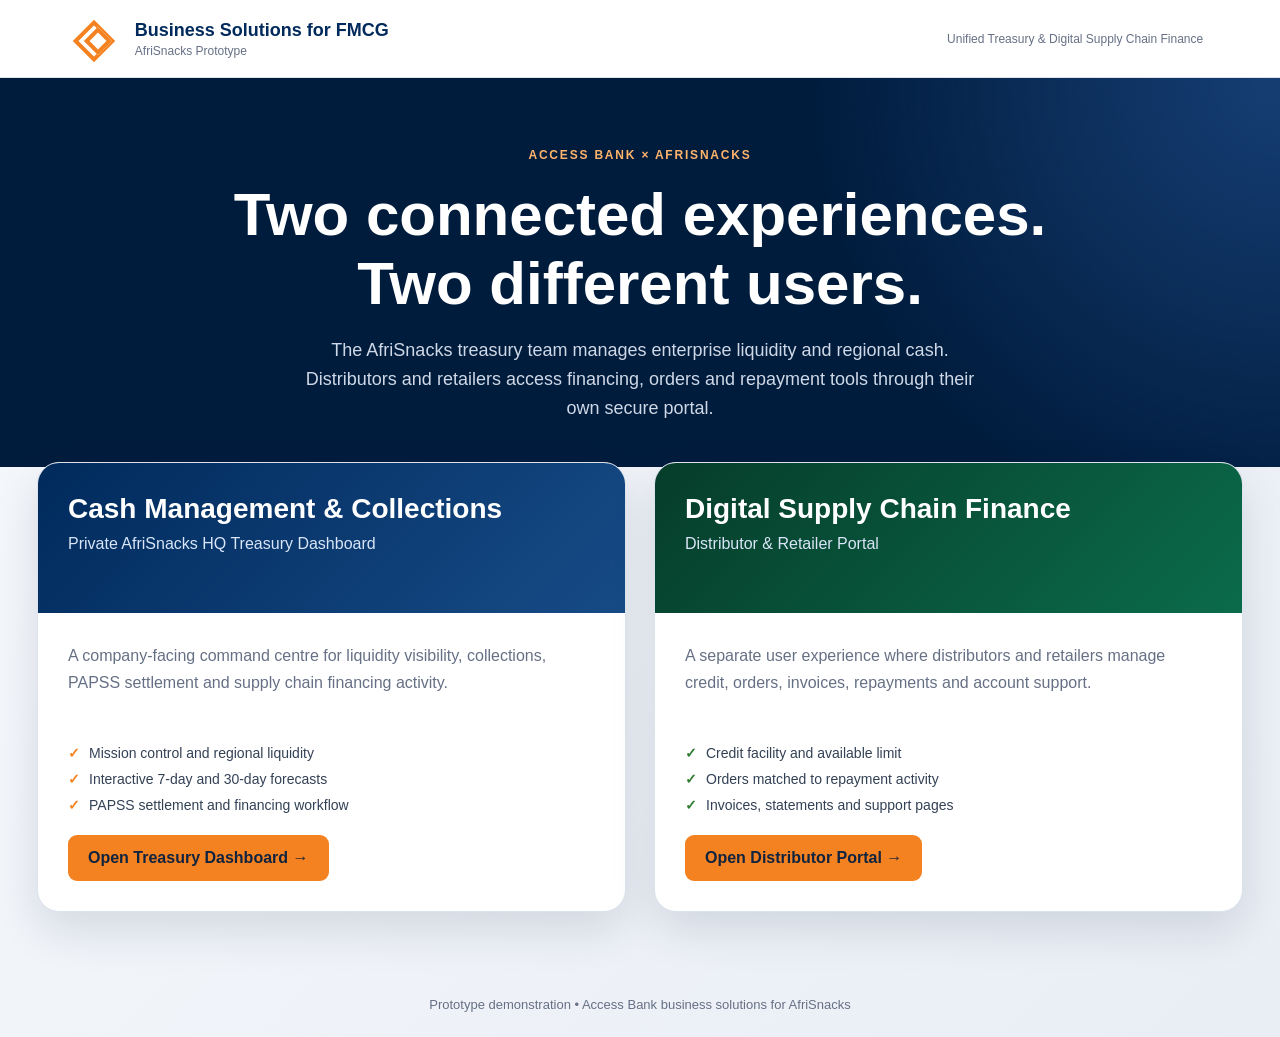
<file: index.html>
<!DOCTYPE html>
<html lang="en">
<head>
<meta charset="UTF-8">
<meta name="viewport" content="width=device-width,initial-scale=1.0">
<title>Access Bank Business Solutions | AfriSnacks</title>
<style>
:root{--navy:#002A5C;--navy2:#001C3D;--orange:#F58220;--light:#F5F7FA;--ink:#10233F;--green:#2E7D32;--white:#fff;--line:#DCE3EC}
*{box-sizing:border-box;margin:0}body{font-family:Arial,Helvetica,sans-serif;background:linear-gradient(135deg,#f7f9fc,#e9eef5);color:var(--ink)}
header{height:78px;background:white;border-bottom:1px solid var(--line);display:flex;align-items:center;justify-content:space-between;padding:0 6%;position:sticky;top:0;z-index:5}
.brand{display:flex;align-items:center;gap:14px}.access-mark{width:44px;height:32px;position:relative}.access-mark:before,.access-mark:after{content:"";position:absolute;transform:rotate(45deg);border:4px solid var(--orange)}.access-mark:before{width:22px;height:22px;left:2px;top:3px}.access-mark:after{width:12px;height:12px;left:11px;top:8px;background:white}
.brand strong{font-size:18px;color:var(--navy)}.brand span{font-size:12px;color:#667085;display:block;margin-top:3px}
.hero{padding:70px 7% 45px;text-align:center;background:radial-gradient(circle at top right,#163e74 0,transparent 35%),var(--navy2);color:white}.eyebrow{color:#FFB36B;font-size:12px;font-weight:bold;letter-spacing:1.8px}.hero h1{font-size:clamp(34px,6vw,60px);margin:18px auto;max-width:900px}.hero p{max-width:700px;margin:auto;color:#CFD8E6;font-size:18px;line-height:1.6}
.solutions{max-width:1250px;margin:-5px auto 60px;padding:0 22px;display:grid;grid-template-columns:1fr 1fr;gap:28px}.solution{background:white;border:1px solid var(--line);border-radius:22px;overflow:hidden;box-shadow:0 18px 45px rgba(0,28,61,.12)}.solution-top{height:150px;padding:30px;color:white;background:linear-gradient(135deg,var(--navy),#174b86)}.solution-top.distributor{background:linear-gradient(135deg,#063D2B,#0B6B4B)}.solution h2{font-size:28px}.solution-top p{margin-top:10px;color:#D9E6F7}.solution-body{padding:30px}.solution-body p{color:#667085;line-height:1.65;min-height:80px}.features{margin:22px 0;display:grid;gap:10px;color:#334155;font-size:14px}.features div:before{content:"✓";color:var(--orange);font-weight:bold;margin-right:9px}.solution-top.distributor~.solution-body .features div:before{color:#2E7D32}.btn{display:inline-block;background:var(--orange);color:#10233F;text-decoration:none;padding:14px 20px;border-radius:9px;font-weight:bold}.footer{text-align:center;padding:25px;color:#667085;font-size:13px}
@media(max-width:760px){header{padding:0 20px}.brand strong{font-size:15px}.hero{padding:55px 22px 38px}.solutions{grid-template-columns:1fr;margin:0 auto 40px;padding:22px}.solution-body p{min-height:0}}
</style>
</head>
<body>
<header>
  <div class="brand"><div class="access-mark" aria-label="Access Bank mark"></div><div><strong>Business Solutions for FMCG</strong><span>AfriSnacks Prototype</span></div></div>
  <div style="font-size:12px;color:#667085">Unified Treasury & Digital Supply Chain Finance</div>
</header>
<section class="hero">
  <div class="eyebrow">ACCESS BANK × AFRISNACKS</div>
  <h1>Two connected experiences. Two different users.</h1>
  <p>The AfriSnacks treasury team manages enterprise liquidity and regional cash. Distributors and retailers access financing, orders and repayment tools through their own secure portal.</p>
</section>
<main class="solutions">
  <article class="solution">
    <div class="solution-top"><h2>Cash Management & Collections</h2><p>Private AfriSnacks HQ Treasury Dashboard</p></div>
    <div class="solution-body"><p>A company-facing command centre for liquidity visibility, collections, PAPSS settlement and supply chain financing activity.</p>
      <div class="features"><div>Mission control and regional liquidity</div><div>Interactive 7-day and 30-day forecasts</div><div>PAPSS settlement and financing workflow</div></div>
      <a class="btn" href="treasury.html">Open Treasury Dashboard →</a>
    </div>
  </article>
  <article class="solution">
    <div class="solution-top distributor"><h2>Digital Supply Chain Finance</h2><p>Distributor & Retailer Portal</p></div>
    <div class="solution-body"><p>A separate user experience where distributors and retailers manage credit, orders, invoices, repayments and account support.</p>
      <div class="features"><div>Credit facility and available limit</div><div>Orders matched to repayment activity</div><div>Invoices, statements and support pages</div></div>
      <a class="btn" href="distributor.html">Open Distributor Portal →</a>
    </div>
  </article>
</main>
<div class="footer">Prototype demonstration • Access Bank business solutions for AfriSnacks</div>
</body></html>
</file>
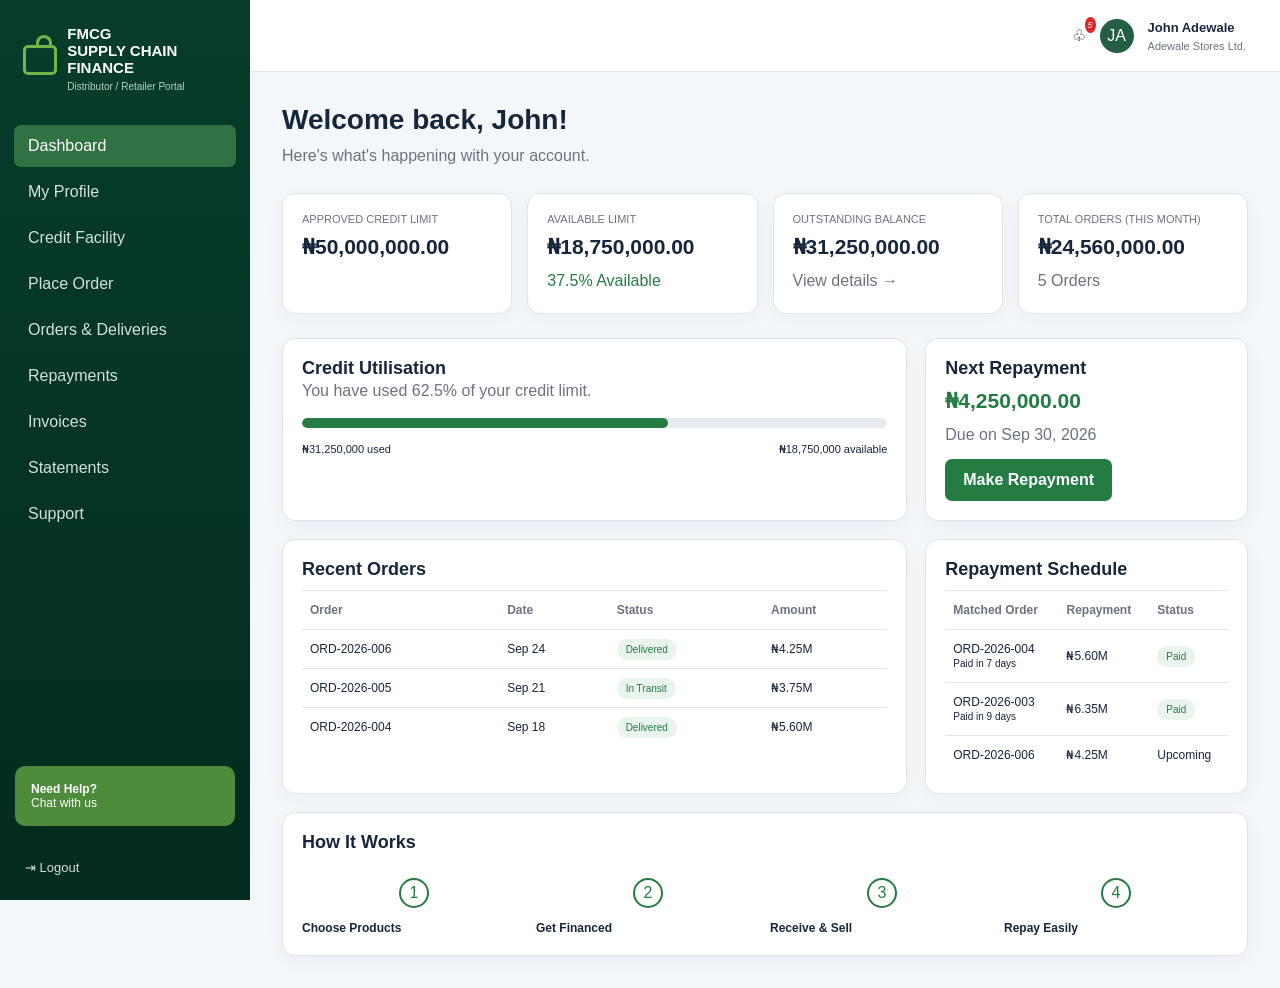
<file: distributor.html>
<!DOCTYPE html>
<html lang="en"><head><meta charset="UTF-8"><meta name="viewport" content="width=device-width,initial-scale=1.0"><title>AfriSnacks Supply Chain Finance Portal</title>
<style>
:root{--navy:#002A5C;--deep:#001C3D;--green:#247C42;--orange:#F58220;--bg:#F4F7FA;--ink:#16263B;--muted:#6B7280;--line:#DDE4EC;--white:#fff}*{box-sizing:border-box;margin:0;padding:0}body{font-family:Arial,Helvetica,sans-serif;background:var(--bg);color:var(--ink)}button{font:inherit}.side{width:250px;background:linear-gradient(180deg,#073D2A,#032B1E);height:100vh;position:fixed;padding:25px 14px;color:white}.logo{display:flex;gap:10px;align-items:center;margin:0 9px 30px}.logo-mark{width:38px;height:30px;border:3px solid #70B64B;border-radius:5px;position:relative}.logo-mark:before{content:"";position:absolute;width:10px;height:10px;border:3px solid #70B64B;border-bottom:0;border-radius:10px 10px 0 0;left:10px;top:-13px}.logo h2{font-size:15px}.logo p{font-size:10px;color:#B7D2C5;margin-top:3px}.nav{border:0;background:transparent;color:#D3E1DB;width:100%;padding:12px 14px;text-align:left;border-radius:7px;margin-bottom:4px;cursor:pointer}.nav:hover,.nav.active{background:#317243;color:white}.help{position:absolute;bottom:74px;left:15px;right:15px;background:#4E8B3A;padding:16px;border-radius:10px;font-size:12px}.logout{position:absolute;bottom:25px;left:25px;color:#D3E1DB;font-size:13px;cursor:pointer}.main{margin-left:250px;min-height:100vh}.top{height:72px;background:white;border-bottom:1px solid var(--line);display:flex;align-items:center;justify-content:space-between;padding:0 34px}.bell{position:relative}.bell i{position:absolute;background:#D92626;color:white;border-radius:50%;font-size:9px;padding:3px;top:-9px;right:-10px}.profile{display:flex;gap:14px;align-items:center}.person{width:34px;height:34px;border-radius:50%;background:#245F43;color:white;display:grid;place-items:center}.content{padding:32px;max-width:1550px}h1{font-size:28px;margin-bottom:8px}h2{font-size:18px}h3{font-size:15px}p{color:var(--muted);line-height:1.55}.cards{display:grid;grid-template-columns:repeat(4,1fr);gap:15px;margin:24px 0}.card{background:white;border:1px solid var(--line);border-radius:13px;padding:19px;box-shadow:0 6px 20px rgba(16,38,61,.04)}.label{font-size:11px;color:var(--muted);text-transform:uppercase}.value{font-size:21px;font-weight:bold;margin:10px 0}.green{color:var(--green)}.orange{color:var(--orange)}.grid{display:grid;grid-template-columns:1.55fr .8fr;gap:18px;margin-top:18px}.progress{height:10px;background:#E7EBEF;border-radius:9px;overflow:hidden;margin:15px 0}.progress span{display:block;height:100%;background:var(--green);border-radius:9px}.table{width:100%;border-collapse:collapse;margin-top:10px}.table th,.table td{padding:12px 8px;border-top:1px solid var(--line);font-size:12px;text-align:left}.table th{color:var(--muted)}.badge{padding:5px 9px;border-radius:20px;background:#E8F4EC;color:var(--green);font-size:10px}.btn{border:0;background:var(--green);color:white;padding:12px 18px;border-radius:7px;font-weight:bold;cursor:pointer}.btn.orangebtn{background:var(--orange);color:#13283B}.pagehead{display:flex;justify-content:space-between;align-items:center;margin-bottom:20px}.timeline{display:grid;grid-template-columns:repeat(4,1fr);gap:10px;margin-top:25px}.timeline .card{text-align:center}.num{width:30px;height:30px;border-radius:50%;border:2px solid var(--green);display:grid;place-items:center;color:var(--green);margin:0 auto 10px}.formgrid{display:grid;grid-template-columns:1fr 1fr;gap:15px;margin-top:20px}input,select{width:100%;padding:12px;border:1px solid var(--line);border-radius:7px;background:white}.empty{padding:40px;text-align:center}.menu{display:none}
@media(max-width:950px){.side{transform:translateX(-100%);transition:.25s;z-index:10}.side.open{transform:translateX(0)}.main{margin-left:0}.menu{display:block;border:1px solid var(--line);background:white;padding:8px;border-radius:6px}.cards{grid-template-columns:repeat(2,1fr)}.grid{grid-template-columns:1fr}.help{display:none}}
@media(max-width:600px){.top{padding:0 16px}.content{padding:20px 14px}.cards,.formgrid{grid-template-columns:1fr}.pagehead{gap:10px;align-items:flex-start}.pagehead h1{font-size:24px}.profile span{display:none}.timeline{grid-template-columns:1fr 1fr}.table{font-size:11px}}
</style></head><body><div id="app"></div>
<script>
const app=document.getElementById('app');const pages={dashboard:'Dashboard',profile:'My Profile',credit:'Credit Facility',order:'Place Order',orders:'Orders & Deliveries',repayments:'Repayments',invoices:'Invoices',statements:'Statements',support:'Support'};let current='dashboard';
function layout(content){app.innerHTML=`<aside class="side" id="side"><div class="logo"><div class="logo-mark"></div><div><h2>FMCG<br>SUPPLY CHAIN FINANCE</h2><p>Distributor / Retailer Portal</p></div></div>${Object.entries(pages).map(([k,v])=>`<button class="nav ${current===k?'active':''}" onclick="go('${k}')">${v}</button>`).join('')}<div class="help"><b>Need Help?</b><br><span>Chat with us</span></div><div class="logout" onclick="alert('Prototype logout action')">⇥ Logout</div></aside><main class="main"><header class="top"><button class="menu" onclick="document.getElementById('side').classList.toggle('open')">☰</button><div style="margin-left:auto" class="profile"><div class="bell">♧<i>5</i></div><div class="person">JA</div><div><b style="font-size:13px">John Adewale</b><br><span style="font-size:11px;color:var(--muted)">Adewale Stores Ltd.</span></div></div></header><section class="content">${content}</section></main>`}
function go(p){current=p;render();window.scrollTo({top:0,behavior:'smooth'})}
function dashboard(){layout(`<h1>Welcome back, John!</h1><p>Here's what's happening with your account.</p><div class="cards">${[['APPROVED CREDIT LIMIT','₦50,000,000.00',''],['AVAILABLE LIMIT','₦18,750,000.00','37.5% Available'],['OUTSTANDING BALANCE','₦31,250,000.00','View details →'],['TOTAL ORDERS (THIS MONTH)','₦24,560,000.00','5 Orders']].map(x=>`<div class="card"><div class="label">${x[0]}</div><div class="value">${x[1]}</div><p class="${x[2].includes('%')?'green':''}">${x[2]}</p></div>`).join('')}</div><div class="grid"><div class="card"><h2>Credit Utilisation</h2><p>You have used 62.5% of your credit limit.</p><div class="progress"><span style="width:62.5%"></span></div><div style="display:flex;justify-content:space-between;font-size:11px"><span>₦31,250,000 used</span><span>₦18,750,000 available</span></div></div><div class="card"><h2>Next Repayment</h2><div class="value green">₦4,250,000.00</div><p>Due on Sep 30, 2026</p><button class="btn" style="margin-top:12px" onclick="go('repayments')">Make Repayment</button></div></div><div class="grid"><div class="card"><h2>Recent Orders</h2><table class="table"><thead><tr><th>Order</th><th>Date</th><th>Status</th><th>Amount</th></tr></thead><tbody><tr><td>ORD-2026-006</td><td>Sep 24</td><td><span class="badge">Delivered</span></td><td>₦4.25M</td></tr><tr><td>ORD-2026-005</td><td>Sep 21</td><td><span class="badge">In Transit</span></td><td>₦3.75M</td></tr><tr><td>ORD-2026-004</td><td>Sep 18</td><td><span class="badge">Delivered</span></td><td>₦5.60M</td></tr></tbody></table></div><div class="card"><h2>Repayment Schedule</h2><table class="table"><thead><tr><th>Matched Order</th><th>Repayment</th><th>Status</th></tr></thead><tbody><tr><td>ORD-2026-004<br><small>Paid in 7 days</small></td><td>₦5.60M</td><td><span class="badge">Paid</span></td></tr><tr><td>ORD-2026-003<br><small>Paid in 9 days</small></td><td>₦6.35M</td><td><span class="badge">Paid</span></td></tr><tr><td>ORD-2026-006</td><td>₦4.25M</td><td>Upcoming</td></tr></tbody></table></div></div><div class="card" style="margin-top:18px"><h2>How It Works</h2><div class="timeline">${[['1','Choose Products'],['2','Get Financed'],['3','Receive & Sell'],['4','Repay Easily']].map(x=>`<div><div class="num">${x[0]}</div><b style="font-size:12px">${x[1]}</b></div>`).join('')}</div></div>`)}
function profile(){layout(`<div class="pagehead"><div><h1>My Profile</h1><p>Manage your business and account information.</p></div><button class="btn">Save Changes</button></div><div class="grid"><div class="card"><h2>Adewale Stores Ltd.</h2><div class="formgrid"><div><label>Contact Name</label><input value="John Adewale"></div><div><label>Phone Number</label><input value="+234 803 000 0000"></div><div><label>Email</label><input value="john@adewalestores.com"></div><div><label>Business Location</label><input value="Lagos, Nigeria"></div></div></div><div class="card"><h2>Account Status</h2><div class="value green">Verified</div><p>KYC and distributor onboarding successfully completed.</p></div></div>`)}
function credit(){layout(`<div class="pagehead"><div><h1>Credit Facility</h1><p>View your facility, utilisation and available funding.</p></div></div><div class="cards">${[['APPROVED LIMIT','₦50,000,000',''],['USED FACILITY','₦31,250,000','62.5% utilised'],['AVAILABLE LIMIT','₦18,750,000','Ready to support new orders'],['NEXT REVIEW','Aug 30, 2026','']].map(x=>`<div class="card"><div class="label">${x[0]}</div><div class="value">${x[1]}</div><p>${x[2]}</p></div>`).join('')}</div><div class="card"><h2>Facility Utilisation</h2><div class="progress"><span style="width:62.5%"></span></div><p>Keep repayments timely to maintain strong facility availability.</p></div>`)}
function order(){layout(`<div class="pagehead"><div><h1>Place Order</h1><p>Create a new stock order and request financing.</p></div><button class="btn orangebtn" onclick="alert('Order submitted for prototype review')">Submit Order</button></div><div class="card"><div class="formgrid"><div><label>Product Category</label><select><option>Chin Chin</option><option>Biscuits</option><option>Peanuts</option><option>Potato Chips</option><option>Plantain Chips</option></select></div><div><label>Order Value</label><input value="₦4,250,000"></div><div><label>Requested Delivery Date</label><input type="date" value="2026-06-02"></div><div><label>Financing Option</label><select><option>Use Available Credit</option><option>Self Financing</option></select></div></div></div><div class="card" style="margin-top:18px"><h2>Order Summary</h2><p style="margin-top:10px">Financing is subject to available credit and order approval.</p></div>`)}
function orders(){layout(`<div class="pagehead"><div><h1>Orders & Deliveries</h1><p>Track current and completed AfriSnacks orders.</p></div><button class="btn" onclick="go('order')">Place New Order</button></div><div class="card"><table class="table"><thead><tr><th>Order</th><th>Date</th><th>Delivery</th><th>Amount</th><th>Repayment Link</th></tr></thead><tbody><tr><td>ORD-2026-006</td><td>Sep 24</td><td><span class="badge">Delivered</span></td><td>₦4.25M</td><td>Upcoming</td></tr><tr><td>ORD-2026-005</td><td>Sep 21</td><td><span class="badge">In Transit</span></td><td>₦3.75M</td><td>Pending delivery</td></tr><tr><td>ORD-2026-004</td><td>Sep 18</td><td><span class="badge">Delivered</span></td><td>₦5.60M</td><td class="green">Paid in 7 days</td></tr><tr><td>ORD-2026-003</td><td>Sep 15</td><td><span class="badge">Delivered</span></td><td>₦6.35M</td><td class="green">Paid in 9 days</td></tr></tbody></table></div>`)}
function repayments(){layout(`<div class="pagehead"><div><h1>Repayments</h1><p>Repayments are matched directly to financed orders.</p></div><button class="btn">Make Repayment</button></div><div class="cards">${[['PAID THIS MONTH','₦11,950,000',''],['AVERAGE REPAYMENT TIME','8 DAYS','Within 10-day target'],['UPCOMING','₦4,250,000','ORD-2026-006'],['ON-TIME RATE','100%','']].map(x=>`<div class="card"><div class="label">${x[0]}</div><div class="value ${x[1].includes('DAYS')?'green':''}">${x[1]}</div><p>${x[2]}</p></div>`).join('')}</div><div class="card"><h2>Order-Matched Repayment Schedule</h2><table class="table"><thead><tr><th>Order</th><th>Order Date</th><th>Repayment Date</th><th>Amount</th><th>Time Taken</th><th>Status</th></tr></thead><tbody><tr><td>ORD-2026-004</td><td>Sep 18</td><td>Sep 25</td><td>₦5.60M</td><td class="green">7 days</td><td><span class="badge">Paid</span></td></tr><tr><td>ORD-2026-003</td><td>Sep 15</td><td>Sep 24</td><td>₦6.35M</td><td class="green">9 days</td><td><span class="badge">Paid</span></td></tr><tr><td>ORD-2026-006</td><td>Sep 24</td><td>Sep 30</td><td>₦4.25M</td><td>Due in 6 days</td><td>Upcoming</td></tr></tbody></table></div>`)}
function invoices(){layout(`<div class="pagehead"><div><h1>Invoices</h1><p>Review invoices generated for financed and completed orders.</p></div></div><div class="card"><table class="table"><thead><tr><th>Invoice</th><th>Order</th><th>Amount</th><th>Due Date</th><th>Status</th></tr></thead><tbody><tr><td>INV-2026-206</td><td>ORD-2026-006</td><td>₦4.25M</td><td>Sep 30</td><td>Open</td></tr><tr><td>INV-2026-204</td><td>ORD-2026-004</td><td>₦5.60M</td><td>Sep 25</td><td><span class="badge">Paid</span></td></tr><tr><td>INV-2026-203</td><td>ORD-2026-003</td><td>₦6.35M</td><td>Sep 24</td><td><span class="badge">Paid</span></td></tr></tbody></table></div>`)}
function statements(){layout(`<div class="pagehead"><div><h1>Statements</h1><p>Account activity and facility movement.</p></div><button class="btn">Download Statement</button></div><div class="card"><table class="table"><thead><tr><th>Date</th><th>Description</th><th>Debit</th><th>Credit</th><th>Balance</th></tr></thead><tbody><tr><td>Sep 25</td><td>Repayment: ORD-2026-004</td><td>₦5.60M</td><td>-</td><td>₦31.25M</td></tr><tr><td>Sep 24</td><td>Financing: ORD-2026-006</td><td>-</td><td>₦4.25M</td><td>₦36.85M</td></tr><tr><td>Sep 24</td><td>Repayment: ORD-2026-003</td><td>₦6.35M</td><td>-</td><td>₦32.60M</td></tr></tbody></table></div>`)}
function support(){layout(`<div class="pagehead"><div><h1>Support</h1><p>Get help with orders, financing or repayments.</p></div></div><div class="grid"><div class="card"><h2>Send a Support Request</h2><div class="formgrid"><div><label>Topic</label><select><option>Order & Delivery</option><option>Credit Facility</option><option>Repayment</option></select></div><div><label>Priority</label><select><option>Normal</option><option>Urgent</option></select></div></div><textarea style="width:100%;height:120px;margin-top:15px;padding:12px;border:1px solid var(--line);border-radius:7px" placeholder="Describe your request"></textarea><br><button class="btn" style="margin-top:12px">Submit Request</button></div><div class="card"><h2>Need immediate help?</h2><p style="margin-top:12px">Our supply chain finance support team is available to assist with account and transaction enquiries.</p><div class="value green" style="font-size:16px">Chat with Support</div></div></div>`)}
function render(){({dashboard,profile,credit,order,orders,repayments,invoices,statements,support})[current]()}render();
</script></body></html>
</file>
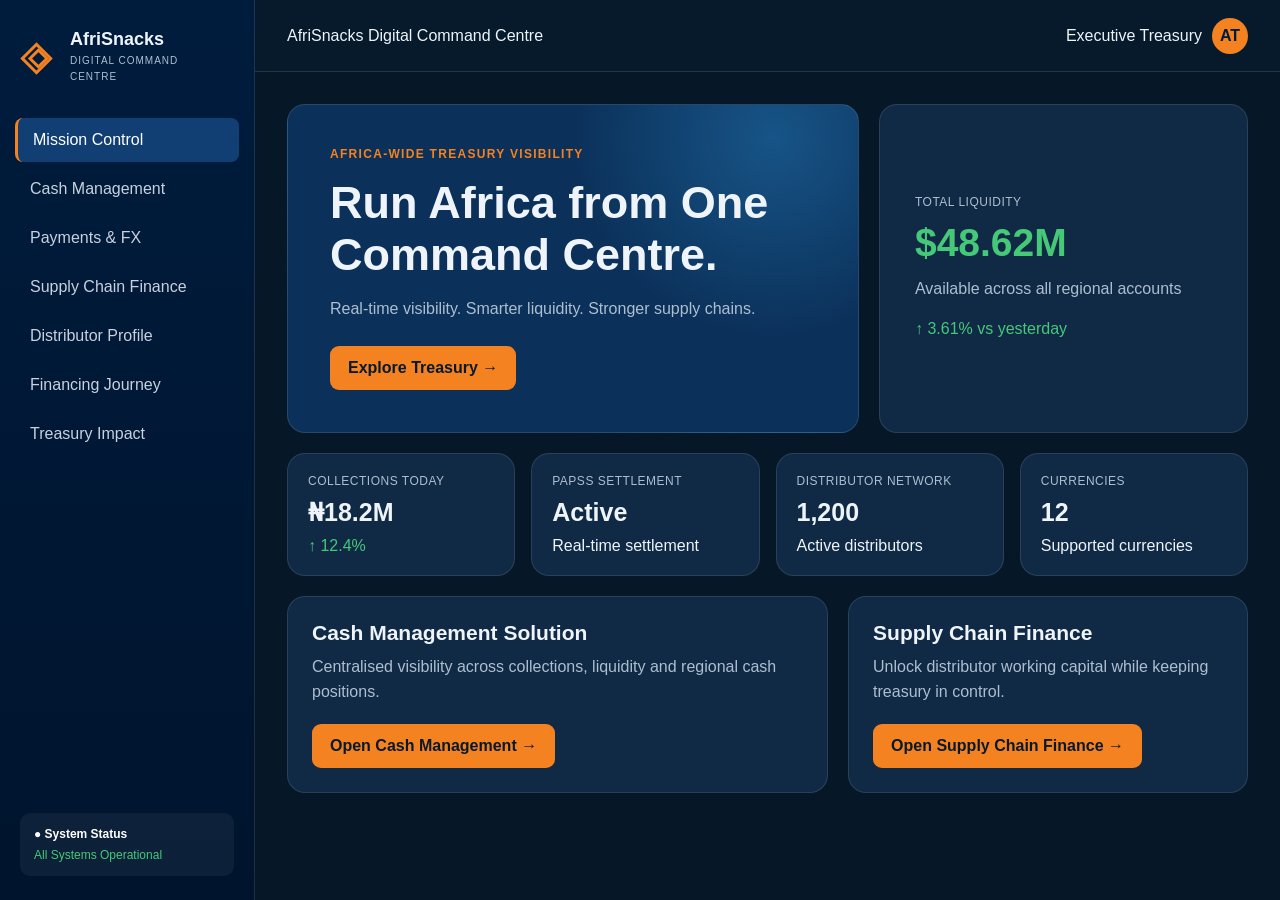
<file: treasury.html>
<!DOCTYPE html>
<html lang="en">
<head>
<meta charset="UTF-8"><meta name="viewport" content="width=device-width,initial-scale=1.0">
<title>AfriSnacks Treasury | Access Bank Prototype</title>
<style>
:root{--navy:#002A5C;--deep:#001C3D;--panel:#0A376B;--orange:#F58220;--green:#45C979;--white:#fff;--text:#EEF4FA;--muted:#AEBED0;--line:rgba(255,255,255,.11)}
*{box-sizing:border-box;margin:0;padding:0}body{font-family:Arial,Helvetica,sans-serif;background:#061727;color:var(--text)}button{font:inherit}
.app{min-height:100vh}.sidebar{position:fixed;width:255px;height:100vh;background:linear-gradient(180deg,var(--deep),#00142D);padding:24px 15px;border-right:1px solid var(--line);z-index:10}.brand{display:flex;gap:12px;align-items:center;margin:5px 10px 34px}.mark{width:33px;height:25px;position:relative}.mark:before,.mark:after{content:"";position:absolute;transform:rotate(45deg);border:3px solid var(--orange)}.mark:before{width:17px;height:17px;top:3px}.mark:after{width:9px;height:9px;left:6px;top:7px;background:var(--deep)}.brand h2{font-size:18px}.brand p{font-size:10px;color:var(--muted);margin-top:3px;text-transform:uppercase;letter-spacing:1px}.nav-btn{width:100%;border:0;background:transparent;color:#C6D2DF;padding:13px 15px;text-align:left;border-radius:8px;margin-bottom:5px;cursor:pointer}.nav-btn:hover,.nav-btn.active{background:#123F73;color:white}.nav-btn.active{border-left:3px solid var(--orange)}.statusbox{position:absolute;left:20px;right:20px;bottom:24px;padding:14px;background:rgba(255,255,255,.05);border-radius:10px;font-size:12px;color:var(--muted)}.statusbox b{display:block;color:white;margin-bottom:7px}.green{color:var(--green)}.orange{color:var(--orange)}
.main{margin-left:255px;min-height:100vh}.topbar{height:72px;padding:0 32px;display:flex;align-items:center;justify-content:space-between;border-bottom:1px solid var(--line);background:#071A2B;position:sticky;top:0;z-index:5}.user{display:flex;align-items:center;gap:10px}.avatar{width:36px;height:36px;border-radius:50%;background:var(--orange);display:grid;place-items:center;color:var(--deep);font-weight:bold}.content{padding:32px;max-width:1600px}
h1{font-size:32px;margin-bottom:8px}h2{font-size:21px}h3{font-size:16px}p{color:var(--muted);line-height:1.55}.card{background:#102A45;border:1px solid var(--line);border-radius:18px}.pagehead{display:flex;justify-content:space-between;align-items:center;margin-bottom:25px}.btn{border:0;background:var(--orange);color:#071A2B;padding:13px 18px;border-radius:9px;font-weight:bold;cursor:pointer}.hero-grid{display:grid;grid-template-columns:1.55fr 1fr;gap:20px;margin-bottom:20px}.hero{padding:42px;background:radial-gradient(circle at 85% 10%,#175487,transparent 35%),#0B315A;min-height:275px}.eyebrow{color:var(--orange);font-size:12px;font-weight:bold;letter-spacing:1.3px}.hero h1{font-size:45px;max-width:620px;margin:16px 0}.liquidity{padding:35px;display:flex;justify-content:center;flex-direction:column}.label{font-size:12px;color:var(--muted);letter-spacing:.5px}.big{font-size:39px;font-weight:bold;margin:12px 0}.kpis{display:grid;grid-template-columns:repeat(4,1fr);gap:16px;margin-bottom:20px}.kpi{padding:20px}.kpi .value{font-size:25px;font-weight:bold;margin:10px 0}.grid2{display:grid;grid-template-columns:1.15fr .85fr;gap:20px}.pad{padding:24px}
.chart-tabs{display:flex;gap:8px;margin:16px 0}.tab{padding:8px 12px;border-radius:7px;border:1px solid var(--line);background:transparent;color:var(--muted);cursor:pointer;font-size:12px}.tab.active{background:var(--orange);border-color:var(--orange);color:#061727;font-weight:bold}.chartwrap{height:290px;position:relative;margin-top:8px}.chartwrap svg{width:100%;height:100%;overflow:visible}.gridline{stroke:rgba(255,255,255,.1);stroke-width:1}.forecast-line{fill:none;stroke:#45C979;stroke-width:4;stroke-linecap:round;stroke-linejoin:round}.area{fill:url(#fill);opacity:.32}.dot{fill:var(--orange);stroke:#fff;stroke-width:2}.legend{display:flex;justify-content:space-between;color:var(--muted);font-size:12px;margin-top:5px}
.balance{display:grid;grid-template-columns:85px 1fr 75px;gap:12px;align-items:center;margin:19px 0;color:#D8E2EC;font-size:13px}.bar{height:8px;background:rgba(255,255,255,.09);border-radius:99px;overflow:hidden}.bar span{display:block;height:100%;background:var(--orange);border-radius:99px}.table{width:100%;border-collapse:collapse;margin-top:12px}.table th,.table td{text-align:left;padding:14px 10px;border-top:1px solid var(--line);font-size:13px;color:#C9D6E3}.table th{color:var(--muted);font-size:11px}.badge{display:inline-block;padding:6px 10px;border-radius:99px;font-size:11px;background:rgba(69,201,121,.12);color:var(--green)}.pending{background:rgba(245,130,32,.12);color:var(--orange)}
.settlement{display:grid;grid-template-columns:1fr 1fr 1fr;align-items:center;gap:24px;padding:34px}.party{padding:24px;text-align:center;background:#0D2742;border:1px solid var(--line);border-radius:14px}.route{text-align:center}.routebar{height:5px;background:linear-gradient(90deg,var(--orange),#FFB36B,var(--orange));margin:20px 0;border-radius:9px}.workflow{display:flex;justify-content:space-between;gap:10px;padding:35px 18px;position:relative}.step{flex:1;text-align:center}.circle{width:48px;height:48px;border-radius:50%;display:grid;place-items:center;margin:0 auto 12px;background:#183A60;color:var(--muted);font-weight:bold}.done .circle{background:var(--green);color:#06203A}.active .circle{background:var(--orange);color:#06203A}.step p{font-size:12px;margin-top:6px}
.impact{display:grid;grid-template-columns:1fr 120px 1fr;gap:18px;align-items:center}.impactcard{text-align:center;padding:32px}.arrow{text-align:center;font-size:45px;color:var(--green)}
.menu-toggle{display:none;background:transparent;color:white;border:1px solid var(--line);padding:8px;border-radius:7px}
@media(max-width:950px){.sidebar{transform:translateX(-100%);transition:.25s}.sidebar.open{transform:translateX(0)}.main{margin-left:0}.menu-toggle{display:block}.kpis{grid-template-columns:repeat(2,1fr)}.hero-grid,.grid2{grid-template-columns:1fr}.settlement{grid-template-columns:1fr}.statusbox{display:none}.sidebar{width:270px}}
@media(max-width:600px){.topbar{padding:0 16px}.topbar .crumb{display:none}.content{padding:20px 14px}h1{font-size:27px}.hero{padding:30px 22px}.hero h1{font-size:34px}.kpis{grid-template-columns:1fr}.pagehead{align-items:flex-start;gap:15px}.pagehead .btn{white-space:nowrap}.balance{grid-template-columns:72px 1fr 60px}.workflow{overflow-x:auto;justify-content:flex-start}.step{min-width:150px}.impact{grid-template-columns:1fr}.arrow{transform:rotate(90deg)}.user span{display:none}}
</style>
</head>
<body><div id="app"></div>
<script>
const app=document.getElementById('app');
const pages={mission:'Mission Control',cash:'Cash Management',papss:'Payments & FX',supply:'Supply Chain Finance',distributor:'Distributor Profile',journey:'Financing Journey',impact:'Treasury Impact'};
let current='mission',forecastDays=7;
function layout(content){app.innerHTML=`<div class="app"><aside class="sidebar" id="side"><div class="brand"><div class="mark"></div><div><h2>AfriSnacks</h2><p>Digital Command Centre</p></div></div>${Object.entries(pages).map(([id,n])=>`<button class="nav-btn ${current===id?'active':''}" onclick="go('${id}')">${n}</button>`).join('')}<div class="statusbox"><b>● System Status</b><span class="green">All Systems Operational</span></div></aside><main class="main"><header class="topbar"><button class="menu-toggle" onclick="document.getElementById('side').classList.toggle('open')">☰</button><div class="crumb">AfriSnacks Digital Command Centre</div><div class="user"><span>Executive Treasury</span><div class="avatar">AT</div></div></header><section class="content">${content}</section></main></div>`}
function go(p){current=p;render();window.scrollTo({top:0,behavior:'smooth'})}
function forecast(){const d=forecastDays===7?{pts:'0,220 65,180 130,205 195,130 260,155 325,90 390,118 455,55 520,75 585,30 650,48',area:'0,290 0,220 65,180 130,205 195,130 260,155 325,90 390,118 455,55 520,75 585,30 650,48 650,290',labels:'Today · Day 1 · Day 2 · Day 3 · Day 4 · Day 5 · Day 6'}:{pts:'0,220 22,195 44,235 66,170 88,205 110,140 132,165 154,120 176,150 198,100 220,135 242,80 264,115 286,155 308,105 330,135 352,70 374,98 396,125 418,62 440,92 462,48 484,85 506,115 528,55 550,88 572,38 594,72 616,30 650,58',area:'0,290 0,220 22,195 44,235 66,170 88,205 110,140 132,165 154,120 176,150 198,100 220,135 242,80 264,115 286,155 308,105 330,135 352,70 374,98 396,125 418,62 440,92 462,48 484,85 506,115 528,55 550,88 572,38 594,72 616,30 650,58 650,290',labels:'Today · 5D · 10D · 15D · 20D · 25D · 30D'};return `<div class="chart-tabs"><button class="tab ${forecastDays===7?'active':''}" onclick="setForecast(7)">7 Days</button><button class="tab ${forecastDays===30?'active':''}" onclick="setForecast(30)">30 Days</button></div><div class="chartwrap"><svg viewBox="0 0 650 290" preserveAspectRatio="none"><defs><linearGradient id="fill" x1="0" x2="0" y1="0" y2="1"><stop offset="0" stop-color="#45C979"/><stop offset="1" stop-color="#45C979" stop-opacity="0"/></linearGradient></defs><line class="gridline" x1="0" y1="50" x2="650" y2="50"/><line class="gridline" x1="0" y1="120" x2="650" y2="120"/><line class="gridline" x1="0" y1="190" x2="650" y2="190"/><polygon class="area" points="${d.area}"/><polyline class="forecast-line" points="${d.pts}"/><circle class="dot" cx="650" cy="${forecastDays===7?48:58}" r="6"/></svg></div><div class="legend"><span>Projected liquidity movement</span><span>${d.labels}</span></div>`}
function setForecast(n){forecastDays=n;current='cash';render()}
function mission(){layout(`<div class="hero-grid"><div class="card hero"><div class="eyebrow">AFRICA-WIDE TREASURY VISIBILITY</div><h1>Run Africa from One Command Centre.</h1><p>Real-time visibility. Smarter liquidity. Stronger supply chains.</p><button class="btn" style="margin-top:24px" onclick="go('cash')">Explore Treasury →</button></div><div class="card liquidity"><div class="label">TOTAL LIQUIDITY</div><div class="big green">$48.62M</div><p>Available across all regional accounts</p><p class="green" style="margin-top:15px">↑ 3.61% vs yesterday</p></div></div><div class="kpis">${[['COLLECTIONS TODAY','₦18.2M','↑ 12.4%'],['PAPSS SETTLEMENT','Active','Real-time settlement'],['DISTRIBUTOR NETWORK','1,200','Active distributors'],['CURRENCIES','12','Supported currencies']].map(x=>`<div class="card kpi"><div class="label">${x[0]}</div><div class="value">${x[1]}</div><span class="${x[2].includes('↑')?'green':''}">${x[2]}</span></div>`).join('')}</div><div class="grid2"><div class="card pad"><h2>Cash Management Solution</h2><p style="margin:10px 0 20px">Centralised visibility across collections, liquidity and regional cash positions.</p><button class="btn" onclick="go('cash')">Open Cash Management →</button></div><div class="card pad"><h2>Supply Chain Finance</h2><p style="margin:10px 0 20px">Unlock distributor working capital while keeping treasury in control.</p><button class="btn" onclick="go('supply')">Open Supply Chain Finance →</button></div></div>`)}
function cash(){layout(`<div class="pagehead"><div><h1>Cash Management</h1><p>Real-time liquidity and collections intelligence.</p></div><button class="btn">Create Payment</button></div><div class="kpis">${[['LIQUIDITY','$48.62M','↑ 3.61%'],['COLLECTIONS','₦18.2M','↑ 12.4%'],['CASH CONCENTRATION','82%','↑ 5%'],['REGIONS','5','Active markets']].map(x=>`<div class="card kpi"><div class="label">${x[0]}</div><div class="value">${x[1]}</div><span class="${x[2].includes('↑')?'green':''}">${x[2]}</span></div>`).join('')}</div><div class="grid2"><div class="card pad"><h2>Liquidity Forecast</h2><p>Forecast movement fluctuates by selected time horizon.</p>${forecast()}</div><div class="card pad"><h2>Regional Balances</h2>${[['Nigeria','82%','$24.3M'],['Ghana','60%','$9.8M'],['Kenya','48%','$7.1M'],['Rwanda','28%','$4.5M']].map(x=>`<div class="balance"><span>${x[0]}</span><div class="bar"><span style="width:${x[1]}"></span></div><b>${x[2]}</b></div>`).join('')}</div></div>`)}
function papss(){layout(`<div class="pagehead"><div><h1>Payments & FX</h1><p>Real-time cross-border treasury settlement.</p></div></div><div class="card settlement"><div class="party"><h2>🇰🇪 Kenya Treasury</h2><p>Regional treasury account</p></div><div class="route"><div class="big">$250,000</div><div class="routebar"></div><span class="badge">✓ Settlement Successful</span><p style="margin-top:12px">PAPSS Cross-Border Route</p></div><div class="party"><h2>🇬🇭 Ghana Treasury</h2><p>Regional treasury account</p></div></div><div class="grid2" style="margin-top:20px"><div class="card pad"><h2>Compliance Timeline</h2>${['Payment Initiated','Compliance Screening','PAPSS Routing','Settlement Completed'].map(x=>`<div style="padding:15px 0;border-bottom:1px solid var(--line);display:flex;justify-content:space-between"><span>✓ ${x}</span><span class="green">Completed</span></div>`).join('')}</div><div class="card pad"><h2>Settlement Summary</h2><div class="label" style="margin-top:25px">AMOUNT</div><div class="big">$250,000</div><div class="label">STATUS</div><div class="green" style="margin-top:8px">Successfully Settled</div></div></div>`)}
function supply(){layout(`<div class="pagehead"><div><h1>Supply Chain Finance</h1><p>Finance distributors and optimise working capital.</p></div><button class="btn" onclick="go('distributor')">View Distributor</button></div><div class="kpis">${[['ACTIVE DISTRIBUTORS','1,200','↑ 4%'],['PENDING INVOICES','₦28.6M','Awaiting approval'],['FINANCING UTILISATION','68%','↑ 8%'],['SETTLEMENT SUCCESS','97.8%','Regional average']].map(x=>`<div class="card kpi"><div class="label">${x[0]}</div><div class="value">${x[1]}</div><span>${x[2]}</span></div>`).join('')}</div><div class="card pad"><h2>Invoice Queue</h2><table class="table"><thead><tr><th>Invoice ID</th><th>Distributor</th><th>Amount</th><th>Status</th></tr></thead><tbody><tr><td>INV-00482</td><td>AfriSnacks Ghana</td><td>₦4.8M</td><td><span class="badge pending">Pending</span></td></tr><tr><td>INV-00483</td><td>Nigeria Distributor</td><td>₦2.4M</td><td><span class="badge">Approved</span></td></tr><tr><td>INV-00484</td><td>Kenya Retail</td><td>₦3.1M</td><td><span class="badge pending">Pending</span></td></tr></tbody></table></div>`)}
function distributor(){layout(`<div class="pagehead"><div><h1>Distributor Profile</h1><p>Distributor financing and credit profile.</p></div></div><div class="card pad"><h2>AfriSnacks Ghana Distributor</h2><p style="margin-top:6px">Distributor ID: DIST-GHA-000489</p><p class="orange" style="margin-top:12px">● Eligible for Financing</p><div class="kpis" style="margin:25px 0 0">${[['CREDIT LIMIT','₦12M'],['OUTSTANDING INVOICE','₦4.8M'],['FINANCING OFFER','₦4.6M'],['STATUS','Active']].map(x=>`<div class="kpi" style="background:rgba(255,255,255,.04);border-radius:12px"><div class="label">${x[0]}</div><div class="value">${x[1]}</div></div>`).join('')}</div></div><button class="btn" style="margin-top:24px" onclick="go('journey')">View Financing Journey →</button>`)}
function journey(){layout(`<div class="pagehead"><div><h1>Invoice Financing Journey</h1><p>End-to-end distributor financing workflow.</p></div></div><div class="card workflow">${[['✓','Onboard','done'],['✓','Invoice Uploaded','done'],['✓','Invoice Approved','done'],['4','Financing Generated','active'],['5','Settlement Completed','']].map((x,i)=>`<div class="step ${x[2]}"><div class="circle">${x[0]}</div><b>${x[1]}</b><p>${i<3?'Completed':i===3?'Active':'Pending'}</p></div>`).join('')}</div><button class="btn" style="margin-top:25px" onclick="go('impact')">View Treasury Impact →</button>`)}
function impact(){layout(`<div class="pagehead"><div><h1>Regional Treasury Successfully Updated</h1><p>Settlement and financing activity improved the regional treasury position.</p></div><span class="badge">✓ Update Complete</span></div><div class="impact"><div class="card impactcard"><div class="label">BEFORE</div><div class="big">$48.62M</div><p>Regional Liquidity</p></div><div class="arrow">↑<div style="font-size:15px">+$330K</div></div><div class="card impactcard"><div class="label">AFTER</div><div class="big green">$48.95M</div><p>Regional Liquidity</p></div></div><div class="grid2" style="margin-top:20px"><div class="card pad"><h2>Liquidity Improvement</h2>${forecast()}</div><div class="card pad"><h2>Latest Transaction</h2><p class="orange" style="margin-top:22px">● LIVE UPDATE</p><h2 style="margin-top:15px">Kenya Collection Received</h2><div class="big green" style="font-size:31px">₦1.8M</div><span class="badge">✓ Successfully Updated</span></div></div>`)}
function render(){({mission,cash,papss,supply,distributor,journey,impact})[current]()}render();
</script></body></html>
</file>
